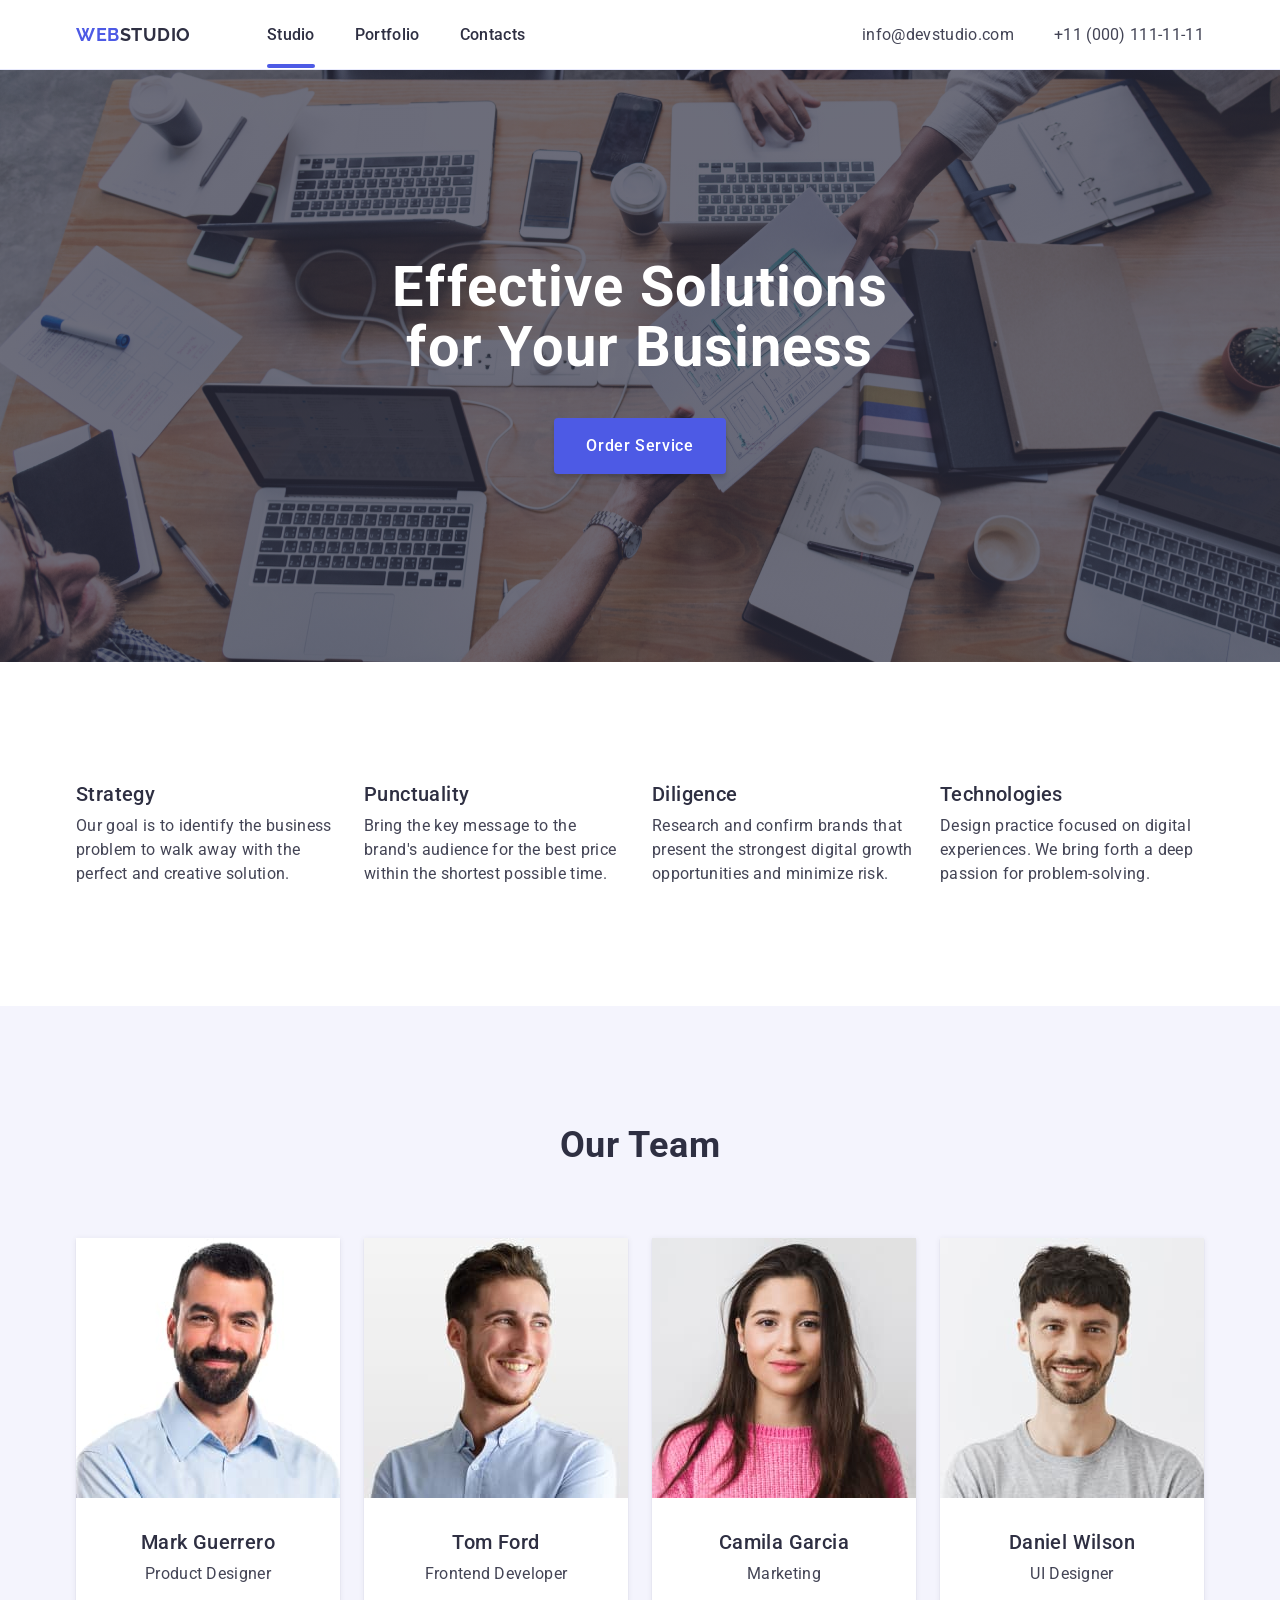
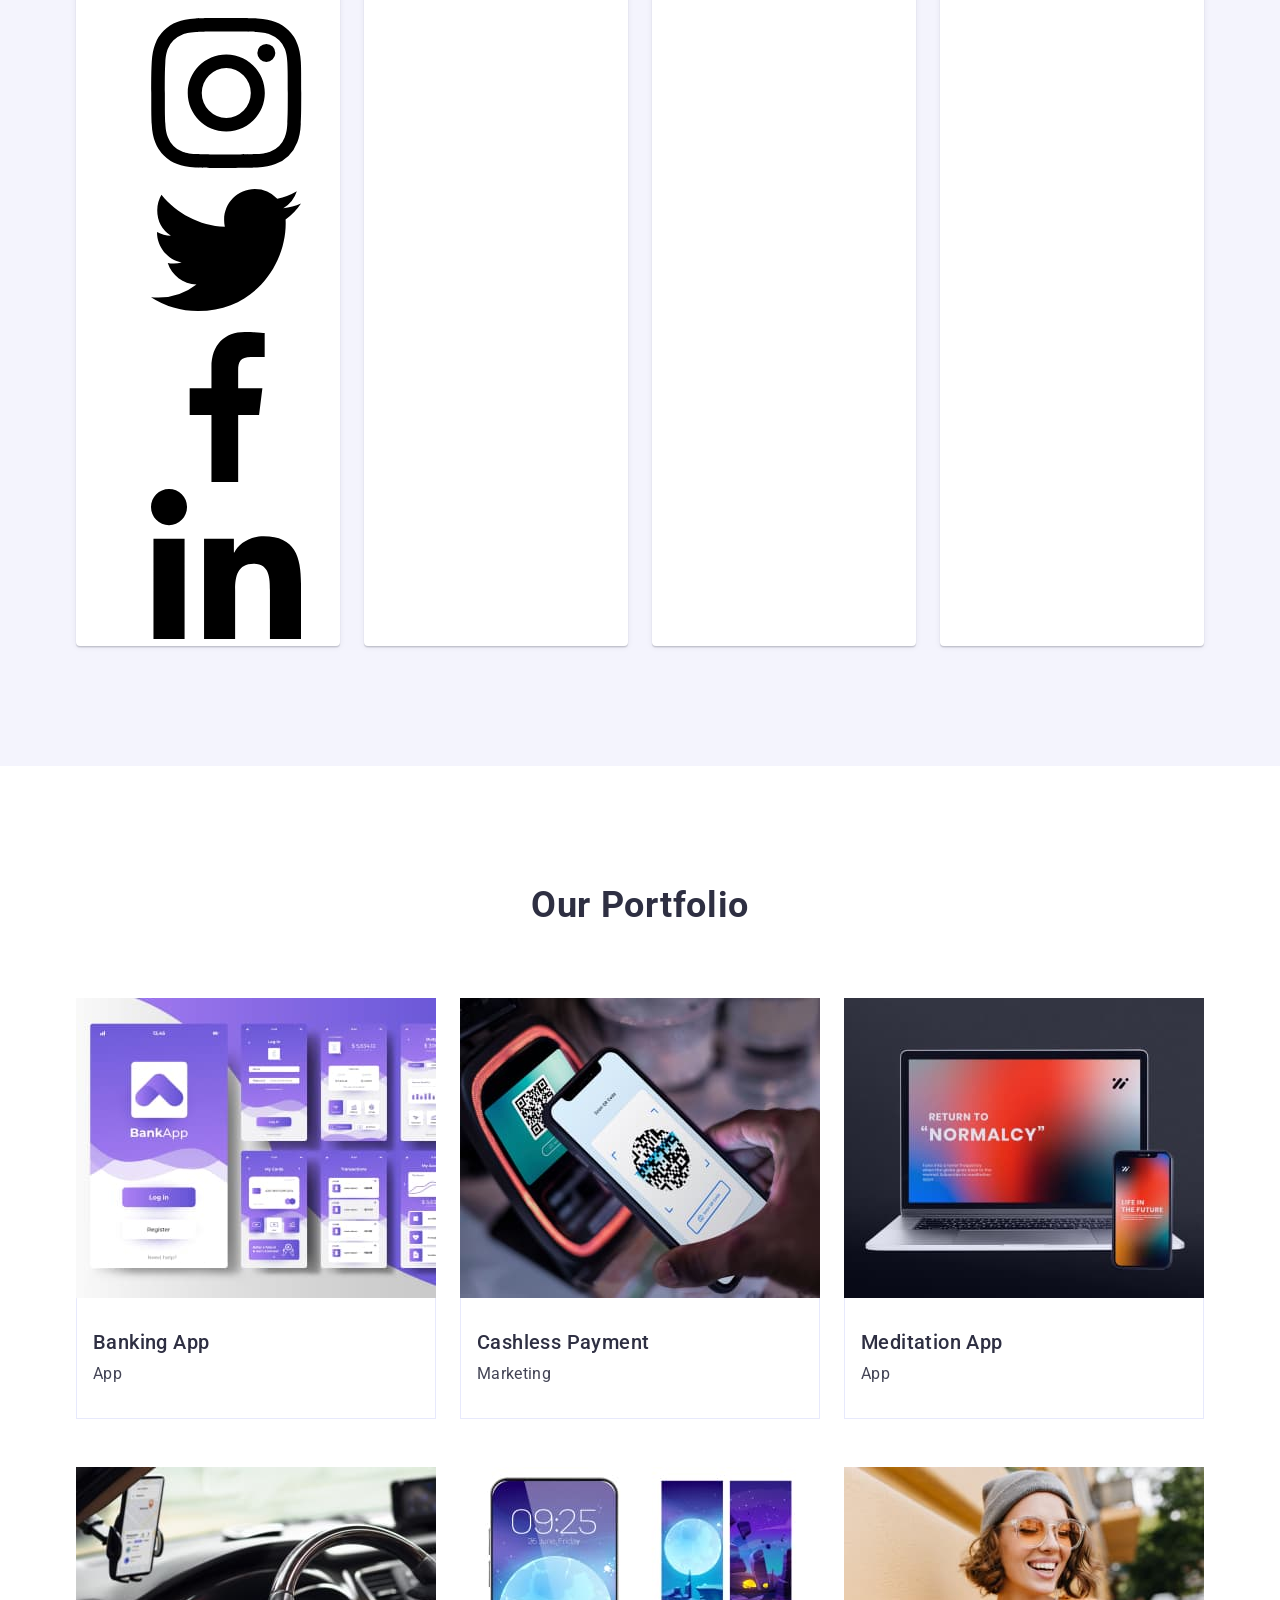
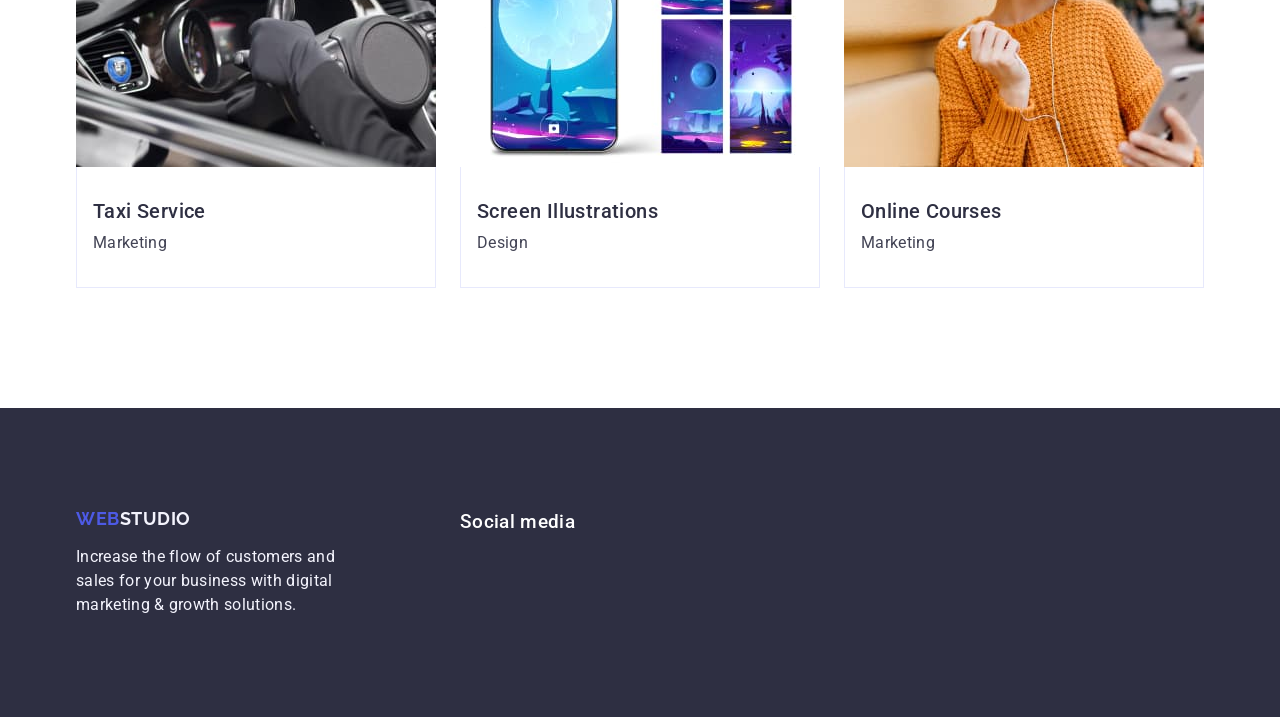
<file: index.html>
<!DOCTYPE html>
<html lang="en">
  <head>
    <meta charset="UTF-8" />
    <meta name="viewport" content="width=device-width, initial-scale=1.0" />
    <title>WebStudio</title>

    <link rel="preconnect" href="https://fonts.googleapis.com">
    <link rel="preconnect" href="https://fonts.gstatic.com" crossorigin>
    <link href="https://fonts.googleapis.com/css2?family=Raleway:wght@700&family=Roboto:wght@400;500;700&display=swap" rel="stylesheet">
    <link
      rel="stylesheet"
      href="https://cdnjs.cloudflare.com/ajax/libs/modern-normalize/2.0.0/modern-normalize.min.css"
    />
    <link rel="stylesheet" href="./css/styles.css" />
  </head>
  <body>
    <header class="page-header">
      <!-- NAVIGATION -->
      <div class="container nav-positioning">
        <nav class="nav">
          <a href="/" class="nav-logo logo"
            >WEB<span class="logo-studio">STUDIO</span></a
          >
          <ul class="nav-list">
            <li class="nav-item"><a class="nav-link current" href="">Studio</a></li>
            <li class="nav-item"><a class="nav-link" href="">Portfolio</a></li>
            <li class="nav-item"><a class="nav-link" href="">Contacts</a></li>
          </ul>
        </nav>

        <address class="header-address">
          <ul class="auth-list">
            <li class="auth-item">
              <a class="auth-link" href="mailto:info@devstudio.com"
                >info@devstudio.com</a
              >
            </li>
            <li class="auth-item">
              <a class="auth-link" href="tel:+110001111111"
                >+11 (000) 111-11-11</a
              >
            </li>
          </ul>
        </address>
      </div>
    </header>

    <main>
      <!-- HERO -->

      <section class="section hero">
        <div class="container">
          <h1 class="title hero">Effective Solutions for Your Business</h1>
          <button class="hero-button button" type="button">
            Order Service
          </button>
        </div>
      </section>

      <!-- Features -->

      <section class="section features">
        <div class="container">
          <h2 class="features title visually-hidden">Features</h2>
          <ul class="features-list">
            <li class="features-item">
              <h3 class="features aftertitle">Strategy</h3>
              <p class="features-text">
                Our goal is to identify the business problem to walk away with
                the perfect and creative solution.
              </p>
            </li>
            <li class="features-item">
              <h3 class="features aftertitle">Punctuality</h3>
              <p class="features-text">
                Bring the key message to the brand's audience for the best price
                within the shortest possible time.
              </p>
            </li>
            <li class="features-item">
              <h3 class="features aftertitle">Diligence</h3>
              <p class="features-text">
                Research and confirm brands that present the strongest digital
                growth opportunities and minimize risk.
              </p>
            </li>
            <li class="features-item">
              <h3 class="features aftertitle">Technologies</h3>
              <p class="features-text">
                Design practice focused on digital experiences. We bring forth a
                deep passion for problem-solving.
              </p>
            </li>
          </ul>
        </div>
      </section>

      <!-- OUR TEAM -->

      <section class="section team">
        <div class="container">
          <h2 class="team title">Our Team</h2>
          <ul class="team-list">
            <li class="team-item">
              <img src="./images/team1.jpg" width="264" alt="Mark Guerrero" />

              <div class="team-item-text">
                <h3 class="team aftertitle">Mark Guerrero</h3>
                <p class="team-text">Product Designer</p>
              </div>
              <ul class="team-social-list">
                <li><a href="" class="team-social-link"><svg class="team-social-icon" ><use href="./images/icons.svg#icon-team-instagram-1"></use></svg></a></li>
                <li><a href="" class="team-social-link"><svg class="team-social-icon" ><use href="./images/icons.svg#icon-team-twitter-2"></use></svg></a></li>
                <li><a href="" class="team-social-link"><svg class="team-social-icon" ><use href="./images/icons.svg#icon-team-facebook-3"></use></svg></a></li>
                <li><a href="" class="team-social-link"><svg class="team-social-icon" ><use href="./images/icons.svg#icon-team-linkedin-4"></use></svg></a></li>
              </ul>
            </li>
            <li class="team-item">
              <img src="./images/team2.jpg" width="264" alt="Tom Ford" />

              <div class="team-item-text">
                <h3 class="team aftertitle">Tom Ford</h3>
                <p class="team-text">Frontend Developer</p>
              </div>
              <!-- <ul>
                <li><a href=""><svg><use href=""></use></svg></a></li>
                <li><a href=""><svg><use href=""></use></svg></a></li>
                <li><a href=""><svg><use href=""></use></svg></a></li>
                <li><a href=""><svg><use href=""></use></svg></a></li>
              </ul> -->
            </li>
            <li class="team-item">
              <img src="./images/team3.jpg" width="264" alt="Camila Garcia" />

              <div class="team-item-text">
                <h3 class="team aftertitle">Camila Garcia</h3>
                <p class="team-text">Marketing</p>
              </div>
              <!-- <ul>
                <li><a href=""><svg><use href=""></use></svg></a></li>
                <li><a href=""><svg><use href=""></use></svg></a></li>
                <li><a href=""><svg><use href=""></use></svg></a></li>
                <li><a href=""><svg><use href=""></use></svg></a></li>
              </ul> -->
            </li>
            <li class="team-item">
              <img src="./images/team4.jpg" width="264" alt="Daniel Wilson" />

              <div class="team-item-text">
                <h3 class="team aftertitle">Daniel Wilson</h3>
                <p class="team-text">UI Designer</p>
              </div>
              <!-- <ul>
                <li><a href=""><svg><use href=""></use></svg></a></li>
                <li><a href=""><svg><use href=""></use></svg></a></li>
                <li><a href=""><svg><use href=""></use></svg></a></li>
                <li><a href=""><svg><use href=""></use></svg></a></li>
              </ul> -->
            </li>
          </ul>
        </div>
      </section>

      <!-- PORTFOLIO -->

      <section class="section portfolio">
        <div class="container">
          <h2 class="portfolio title">Our Portfolio</h2>
          <ul class="portfolio-list">
            <li class="portfolio-item">
              <img src="./images/portfolio-1.jpg" width="360" alt="Bank App" />
              <div class="portfolio-item-text">
                <h3 class="portfolio aftertitle">Banking App</h3>
                <p class="portfolio-text">App</p>
              </div>
            </li>
            <li class="portfolio-item">
              <img
                src="./images/portfolio-2.jpg"
                width="360"
                alt="Cashless Payment"
              />

              <div class="portfolio-item-text">
                <h3 class="portfolio aftertitle">Cashless Payment</h3>
                <p class="portfolio-text">Marketing</p>
              </div>
            </li>
            <li class="portfolio-item">
              <img
                src="./images/portfolio-3.jpg"
                width="360"
                alt="Meditation App"
              />

              <div class="portfolio-item-text">
                <h3 class="portfolio aftertitle">Meditation App</h3>
                <p class="portfolio-text">App</p>
              </div>
            </li>
            <li class="portfolio-item">
              <img
                src="./images/portfolio-4.jpg"
                width="360"
                alt="Taxi service"
              />

              <div class="portfolio-item-text">
                <h3 class="portfolio aftertitle">Taxi Service</h3>
                <p class="portfolio-text">Marketing</p>
              </div>
            </li>
            <li class="portfolio-item">
              <img
                src="./images/portfolio-5.jpg"
                width="360"
                alt="Screen Illustrations"
              />

              <div class="portfolio-item-text">
                <h3 class="portfolio aftertitle">Screen Illustrations</h3>
                <p class="portfolio-text">Design</p>
              </div>
            </li>
            <li class="portfolio-item">
              <img
                src="./images/portfolio-6.jpg"
                width="360"
                alt="Online Courses"
              />

              <div class="portfolio-item-text">
                <h3 class="portfolio aftertitle">Online Courses</h3>
                <p class="portfolio-text">Marketing</p>
              </div>
            </li>
          </ul>
        </div>
      </section>
    </main>

    <!-- FOOTER -->

    <footer class="footer">
      <div class="container">
       <div class="footer-flex">
         <div class="footer-first-column">
            <a href="/" class="logo-footer logo"
              >WEB<span class="logo-studio-footer">STUDIO</span></a
            >
            <p class="footer-text">
              Increase the flow of customers and sales for your business with
              digital marketing & growth solutions.
            </p>
         </div>
         <div class="footer-social">
          <h3 class="footer-social-title">Social media</h3>
          <ul>
            <li><a href=""></a></li>
            <li><a href=""></a></li>
            <li><a href=""></a></li>
            <li><a href=""></a></li>
          </ul>
         </div>
         </div>


      </div>
    </footer>
  </body>
</html>
</file>
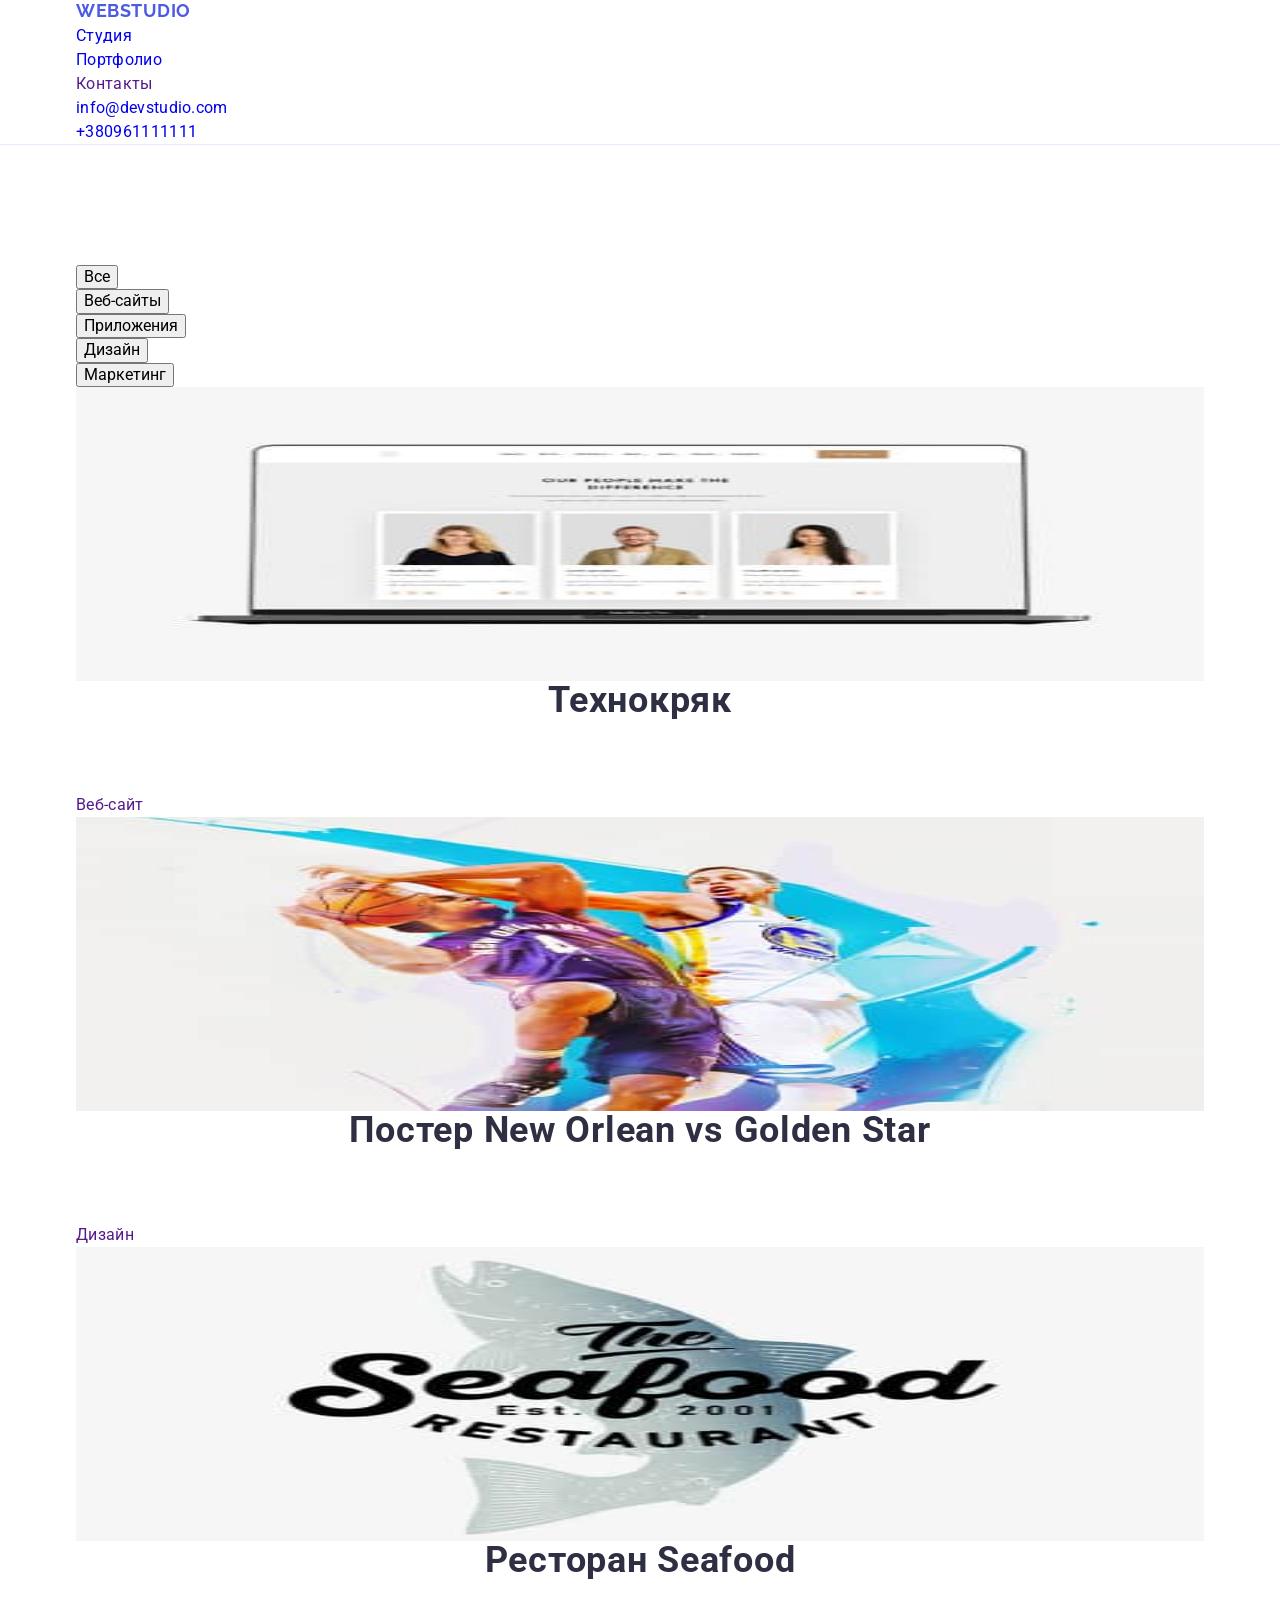
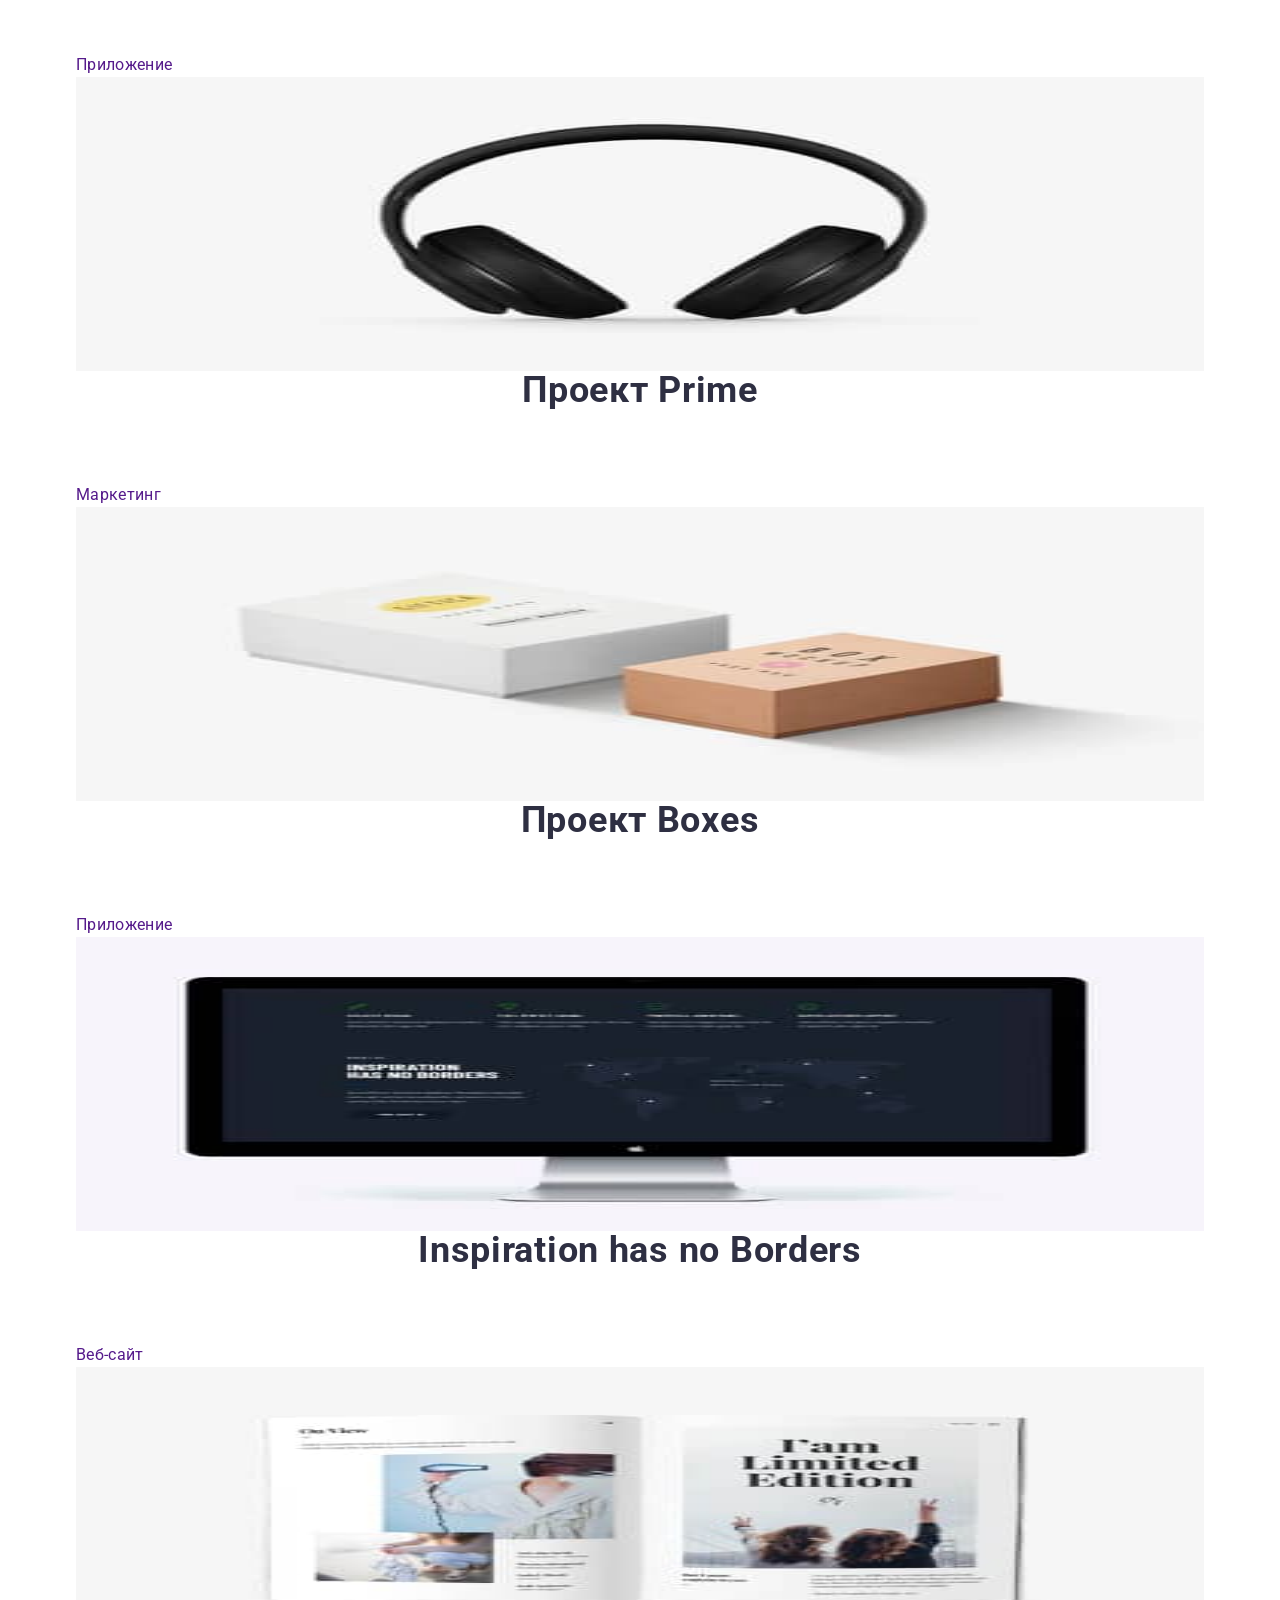
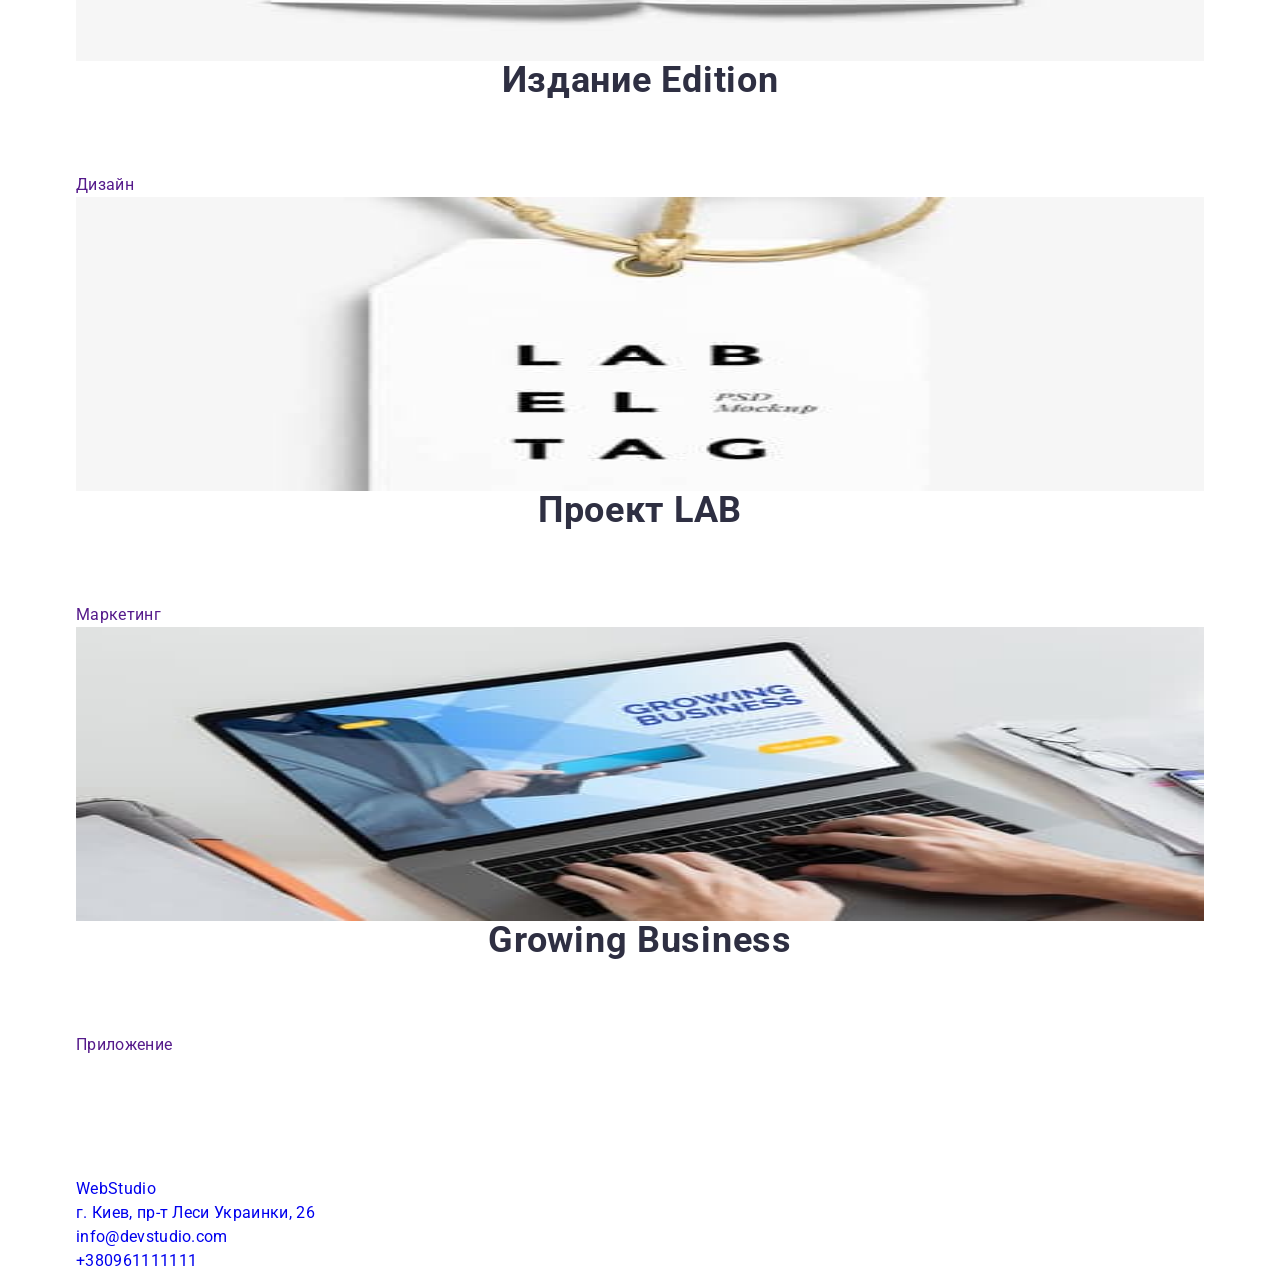
<file: portfolio.html>
<!DOCTYPE html>
<html lang="ru">

<head>
    <meta charset="UTF-8">
    <meta http-equiv="X-UA-Compatible" content="IE=edge">
    <meta name="viewport" content="width=device-width, initial-scale=1.0">
    <title>Webstudio</title>

    <link
        href="https://fonts.googleapis.com/css2?family=Raleway:wght@700&family=Roboto:wght@400;500;700;900&display=swap"
        rel="stylesheet">

    <link rel="stylesheet"
        href="https://cdnjs.cloudflare.com/ajax/libs/modern-normalize/1.1.0/modern-normalize.min.css">
    <link rel="stylesheet" href="./css/styles.css">

</head>

<body>
    <!-- Navigation header -->

    <header class="page-header">
        <div class="container">
            <div class="headerbox">
                <nav class="main-nav">

                    <a class="logo link" href="./index.html"> <span class="logoblue">Web</span>Studio</a>
                    <ul class="site-nav">

                        <li class="site-nav-item"> <a href="./index.html" class="link">Студия</a>
                        </li>


                        <li class="site-nav-item"> <a href="./portfolio.html" class="link-current">Портфолио</a>
                        </li>


                        <li class="site-nav-item"> <a href="" class="link">Контакты</a></li>
                    </ul>
                </nav>

                <ul class="header-contacts">
                    <li class="header-contacts-item"> <a href="Mailto:info@devstudio.com">info@devstudio.com</a>
                    </li>

                    <li class="header-contacts-item"> <a href="tel:+380961111111">+380961111111</a></li>
                </ul>
            </div>
        </div>
    </header>
    <main>


        <section class="section">

            <div class=" container">
                <!-- <h1 class="section-title">Примеры работ</h1> -->

                <ul class="button-list">

                    <div class="buttons">
                        <li class="button-list-item"> <button class="button-portfolio" type="button">Все</button>
                        </li>
                        <li class="button-list-item"> <button class="button-portfolio"
                                type="button">Веб&#8209;сайты</button>
                        </li>
                        <li class="button-list-item"> <button class="button-portfolio" type="button">Приложения</button>
                        </li>
                        <li class="button-list-item"> <button class="button-portfolio" type="button">Дизайн</button>
                        </li>
                        <li class="button-list-item"> <button class="button-portfolio" type="button">Маркетинг</button>
                        </li>
                    </div>
                </ul>
            </div>




            <div class=" container">
                <ul class="example-list">
                    <li class="ex-list-item">
                        <a href="">
                            <div class="imgthumb"><img src="./images/project1.jpg" alt="пример" width="370"
                                    height="294">
                            </div>
                            <div class="card-content">
                                <h2 class="title">Технокряк</h2>
                                <p>Веб-сайт </p>
                            </div>
                        </a>
                    </li>


                    <li class="ex-list-item">
                        <a href="">
                            <div class="imgthumb"><img src="./images/project2.jpg" alt="пример" width="370"
                                    height="294">
                            </div>
                            <div class="card-content">
                                <h2 class="title">Постер <span lang="en">New Orlean vs Golden Star</span>
                                </h2>
                                <p>Дизайн</p>
                            </div>
                        </a>
                    </li>

                    <li class="ex-list-item">
                        <a href="">
                            <div class="imgthumb"><img src="./images/project3.jpg" alt="пример" width="370"
                                    height="294">
                            </div>
                            <div class="card-content">
                                <h2 class="title">Ресторан <span lang="en">Seafood</span></h2>
                                <p>Приложение</p>
                            </div>
                        </a>
                    </li>

                    <li class="ex-list-item">
                        <a href="">
                            <div class="imgthumb"><img src="./images/project4.jpg" alt="пример" width="370"
                                    height="294">
                            </div>
                            <div class="card-content">
                                <h2 class="title">Проект <span lang="en">Prime</span></h2>
                                <p>Маркетинг</p>
                            </div>
                        </a>
                    </li>

                    <li class="ex-list-item">
                        <a href="">
                            <div class="imgthumb"><img src="./images/project5.jpg" alt="пример" width="370"
                                    height="294">
                            </div>
                            <div class="card-content">
                                <h2 class="title">Проект <span lang="en">Boxes</span></h2>
                                <p>Приложение</p>
                            </div>
                        </a>
                    </li>

                    <li class="ex-list-item">
                        <a href="">
                            <div class="imgthumb"><img src="./images/project6.jpg" alt="пример" width="370"
                                    height="294">
                            </div>
                            <div class="card-content">
                                <h2 class="title" lang="en">Inspiration has no Borders</h2>
                                <p>Веб-сайт</p>
                            </div>
                        </a>
                    </li>

                    <li class="ex-list-item">
                        <a href="">
                            <div class="imgthumb">
                                <img src="./images/project7.jpg" alt="пример" width="370" height="294">
                            </div>
                            <div class="card-content">
                                <h2 class="title">Издание <span lang="en">Edition</span></h2>
                                <p>Дизайн</p>
                            </div>
                        </a>
                    </li>

                    <li class="ex-list-item">
                        <a href="">
                            <div class="imgthumb">
                                <img src="./images/project8.jpg" alt="пример" width="370" height="294">
                            </div>
                            <div class="card-content">
                                <h2 class="title">Проект <span lang="en">LAB</span></h2>
                                <p>Маркетинг</p>
                            </div>
                        </a>
                    </li>

                    <li class="ex-list-item">
                        <a href="">
                            <div class="imgthumb">
                                <img src="./images/project9.jpg" alt="пример" width="370" height="294">
                            </div>
                            <div class="card-content">
                                <h2 class="title" lang="en">Growing Business</h2>
                                <p>Приложение</p>
                            </div>
                        </a>
                    </li>
                </ul>
            </div>
        </section>




    </main>

    <!-- Футер -->
    <footer class="section-footer">

        <div class="container">
            <a class="logowhite" href="./index.html"> <span class="logoblue">Web</span>Studio</a>

            <!-- Вопрос, можно ли в адрес вставлять список? -->
            <address class="address">
                <a class="item"
                    href="https://www.google.com/maps/place/%D0%B1%D1%83%D0%BB.+%D0%9B%D0%B5%D1%81%D0%B8+%D0%A3%D0%BA%D1%80%D0%B0%D0%B8%D0%BD%D0%BA%D0%B8,+26,+%D0%9A%D0%B8%D0%B5%D0%B2,+02000/@50.4265807,30.5361971,17z/data=!3m1!4b1!4m5!3m4!1s0x40d4cf0e033ecbe9:0x57a4dffefec77da0!8m2!3d50.4265807!4d30.5383858"
                    target="_blank" rel="noopener noreferrer nofollow"> г. Киев, пр-т Леси Украинки, 26</a>


                <ul class="address-cont">
                    <li class="item"> <a href="Mailto:info@devstudio.com">info@devstudio.com</a></li>
                    <li class="item"> <a href="tel:+380961111111">+380961111111</a></li>
                </ul>
            </address>
        </div>
    </footer>
</body>

</html>
</file>
<file: css/styles.css>
:root {
  --logo-iris: #4d5ae5;
  --button-iris: #4d5ae5;
  --header-hover-color: #404bbf;
  --logo-studio-header: #2e2f42;
  --nav-link-color: #2e2f42;
  --hero-bgc: #2e2f42;
  --footer-bgc: #2e2f42;
  --aftertitle-color: #2e2f42;
  --title-color: #2e2f42;
  --green: #31d0aa;
  --txt-general-color: #434455;
  --auth-link-color: #434455;
  --light-slate: #8e8f99;
  --header-underline: #e7e9fc;
  --logo-studio-footer: #f4f4fd;
  --team-bgc: #f4f4fd;
  --navy-blue-modal: rgba(46, 47, 66, 0.4);
  --grey: rgba(46, 47, 66, 0.7);
  --white-bgc: #ffffff;
  --hero-txt-color: #ffffff;
  --btn-hero-noeffect-text: #ffffff;
  --team-card-bgc: #ffffff;
  --footer-title-txt: #ffffff;
  --dairy: #fcfcfc;
}

/* general styles */

body {
  background-color: var(--white-bgc);

  font-family: "Roboto", sans-serif;
  font-size: 16px;
  line-height: 1.5;
  letter-spacing: 0.02em;
  font-weight: 400;

  color: var(--txt-general-color);
}

h1,
h2,
h3,
h4,
h5,
h6,
p {
  margin-top: 0;
  margin-bottom: 0;
}

ul {
  list-style-type: none;
  padding: 0;
  margin: 0;
}

a {
  text-decoration: none;
}

address {
  font-style: inherit;
}

.button {
  cursor: pointer;
}

.aftertitle {
  font-weight: 500;
  font-size: 20px;
  line-height: 1.2;
  letter-spacing: 0.02em;
  color: var(--aftertitle-color);
}

.title {
  font-weight: 700;
  font-size: 36px;
  line-height: 1.11;
  letter-spacing: 0.02em;
  text-align: center;
  color: var(--title-color);

  margin-bottom: 72px;
}

.visually-hidden {
  position: absolute;
  width: 1px;
  height: 1px;
  margin: -1px;
  border: 0;
  padding: 0;
  white-space: nowrap;
  clip-path: inset(100%);
  clip: rect(0 0 0 0);
  overflow: hidden;
}

.section {
  padding: 120px 0 120px 0;
}

img {
  display: block;
  width: 100%;
}

.container {
  width: 1158px;
  padding: 0 15px;
  margin: 0 auto;
}

/* logo styles header */

.logo {
  font-family: "Raleway", sans-serif;
  font-weight: 700;
  font-size: 18px;
  line-height: 1.17;
  letter-spacing: 0.03em;
  text-transform: uppercase;

  color: var(--logo-iris);
}

.nav-logo {
  padding-top: 24px;
  padding-bottom: 24px;
  margin-right: 76px;
}

.logo-studio {
  color: var(--logo-studio-header);
}

/* navigation styles */

.page-header {
  border-bottom: 1px solid var(--header-underline);
}

.nav-link {
  font-weight: 500;
  color: var(--nav-link-color);

  padding-top: 24px;
  padding-bottom: 24px;

  position: relative;
}

.nav-link.current::after {
  content: "";
  display: block;
  position: absolute;
  bottom: 0;

  border-radius: 2px;
  width: 100%;
  height: 4px;

  background-color: var(--button-iris);
}

.auth-link {
  padding-top: 24px;
  padding-bottom: 24px;

  color: var(--auth-link-color);
}

.nav-link:hover,
.nav-link:focus,
.auth-link:hover,
.auth-link:focus {
  color: var(--header-hover-color);
}

/* header positioning */

.nav-positioning,
.nav {
  display: flex;
  flex-wrap: wrap;
  align-items: center;
}

.nav-list {
  display: flex;
}

.nav-item {
  margin-right: 40px;
}

.nav-item:last-child {
  margin-right: 0;
}

.header-address {
  margin-left: auto;
}

.auth-list {
  display: flex;
}

.auth-item {
  margin-right: 40px;
}

.auth-item:last-child {
  margin-right: 0;
}

/* section hero */

.section.hero {
  max-width: 1440px;
  background-color: var(--hero-bgc);
  background-image: linear-gradient(
      rgba(46, 47, 66, 0.7),
      rgba(46, 47, 66, 0.7)
    ),
    url(../images/hero-img.jpeg);
  padding: 188px 0;
}

.title.hero {
  font-weight: 700;
  font-size: 56px;
  line-height: 1.07;
  letter-spacing: 0.02em;
  color: var(--hero-txt-color);
  text-align: center;

  margin-bottom: 40px;
  max-width: 496px;

  display: block;
  margin-right: auto;
  margin-left: auto;
}

/* hero button */

.hero-button {
  border-radius: 4px;
  padding: 16px 32px;

  font-weight: 500;
  font-size: 16px;
  line-height: 1.5;
  letter-spacing: 0.04em;
  color: var(--btn-hero-noeffect-text);

  box-shadow: 0 4px 4px 0 rgba(0, 0, 0, 0.15);
  background-color: var(--button-iris);

  display: block;
  height: 56px;
  min-width: 169px;
  border-style: none;
  border-color: none;
  cursor: pointer;

  margin: 0 auto;
}

/* section features */

.features-list {
  display: flex;
  gap: 24px;
}

.features-item {
  width: 264px;
}

.features.aftertitle {
  margin-bottom: 8px;
}

/* section our team */

.section.team {
  background-color: var(--team-bgc);
}

.team.aftertitle {
  margin-bottom: 8px;
}

.team-list {
  display: flex;
  row-gap: 0;
  gap: 24px;
}

.team-item {
  background-color: var(--team-card-bgc);
  border-radius: 0 0 4px 4px;
  width: 264px;

  box-shadow: 0 2px 1px 0 rgba(46, 47, 66, 0.08),
    0 1px 1px 0 rgba(46, 47, 66, 0.16), 0 1px 6px 0 rgba(46, 47, 66, 0.08);
}

.team-item-text {
  padding: 32px 0;
  text-align: center;
}

/* section portfolio */

.portfolio-list {
  display: flex;
  flex-wrap: wrap;

  row-gap: 48px;
  column-gap: 24px;
}

.portfolio-item {
  width: calc((100% - 48px) / 3);
}

.portfolio-text {
  color: var(--txt-general-color);
}

.portfolio.aftertitle {
  margin-bottom: 8px;
}

.portfolio-item-text {
  border: 1px solid #e7e9fc;
  border-top: none;
  padding: 32px 16px;
}

/* footer */

.footer {
  background-color: var(--footer-bgc);
  padding-top: 100px;
  padding-bottom: 100px;
}

.logo-footer {
  display: inline-block;
  margin-bottom: 16px;
}

.logo-studio-footer {
  color: var(--logo-studio-footer);
}

.footer-text {
  width: 264px;
  color: var(--logo-studio-footer);
}

.footer-social-title {
  font-weight: 500;
  color: var(--footer-title-txt);
}

/* positioning footer */

.footer-flex {
  display: flex;
}

.footer-social {
  margin-left: 120px;
}
</file>
